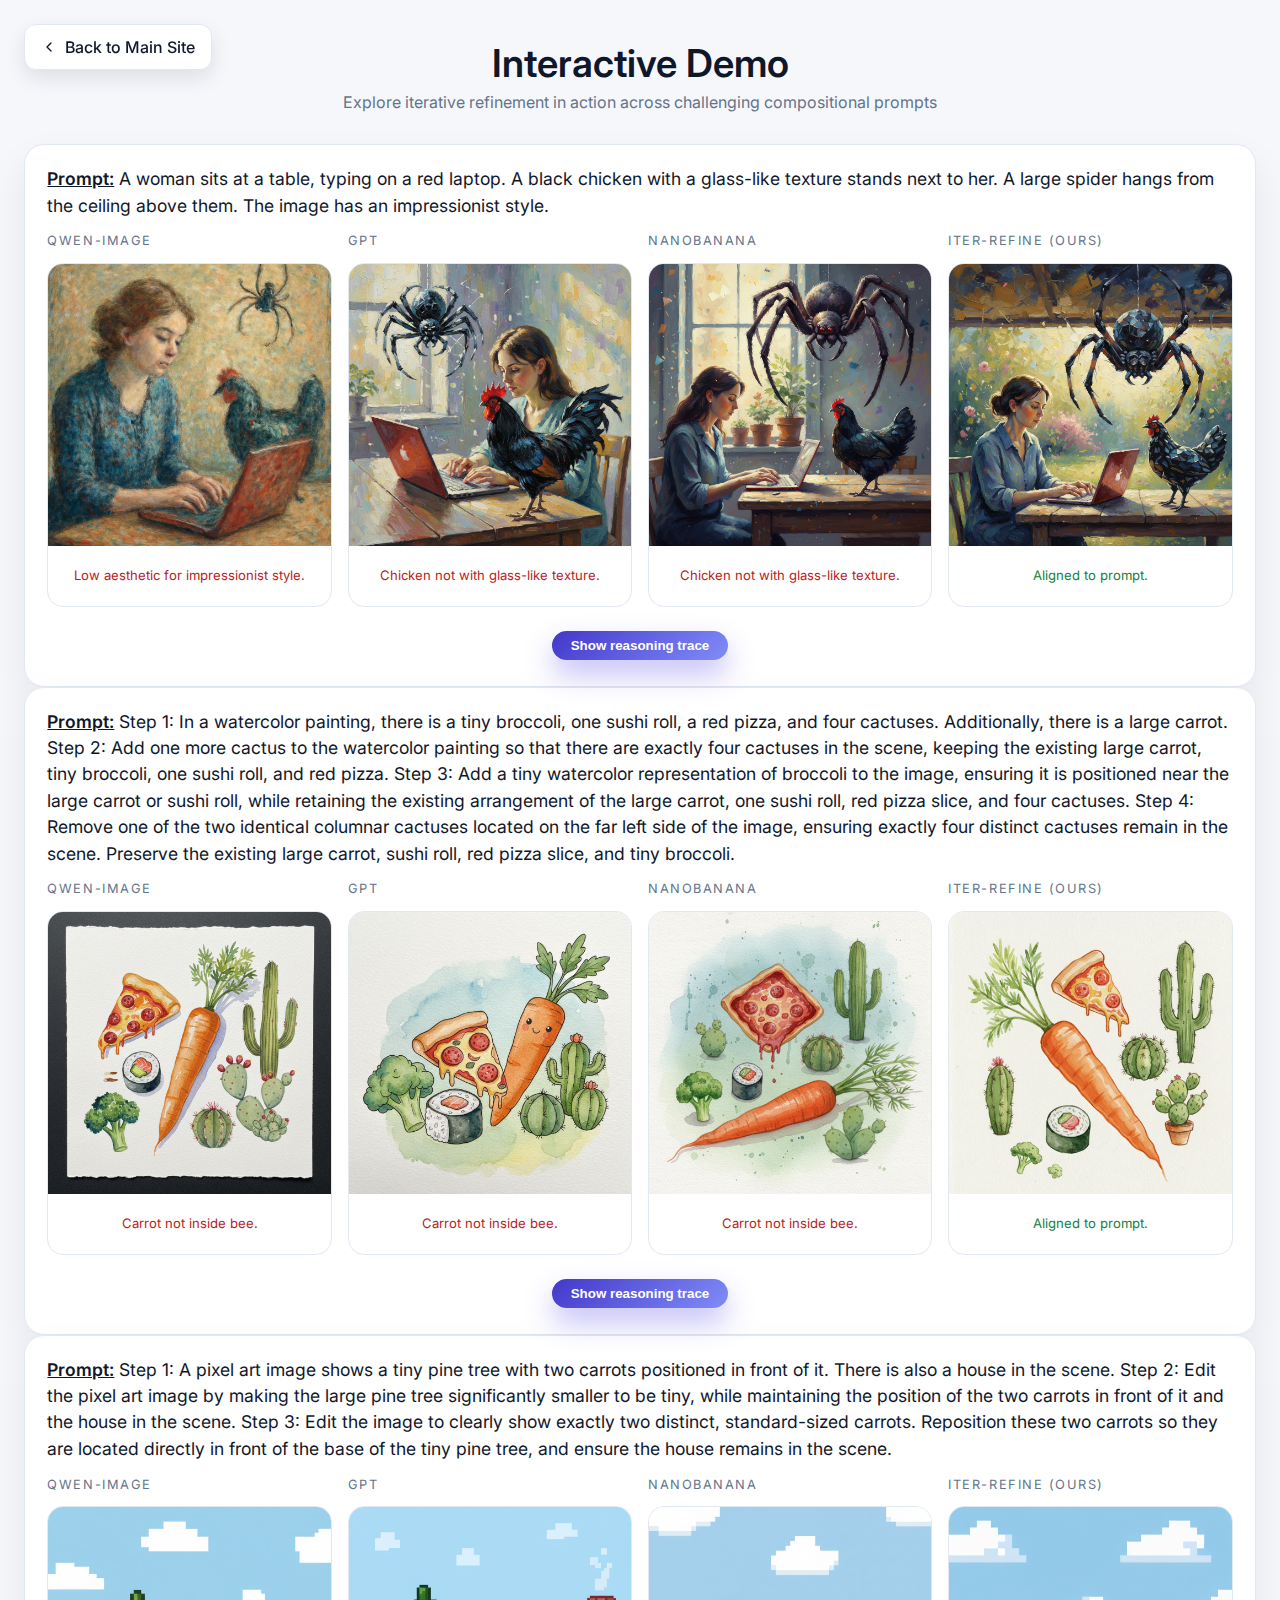
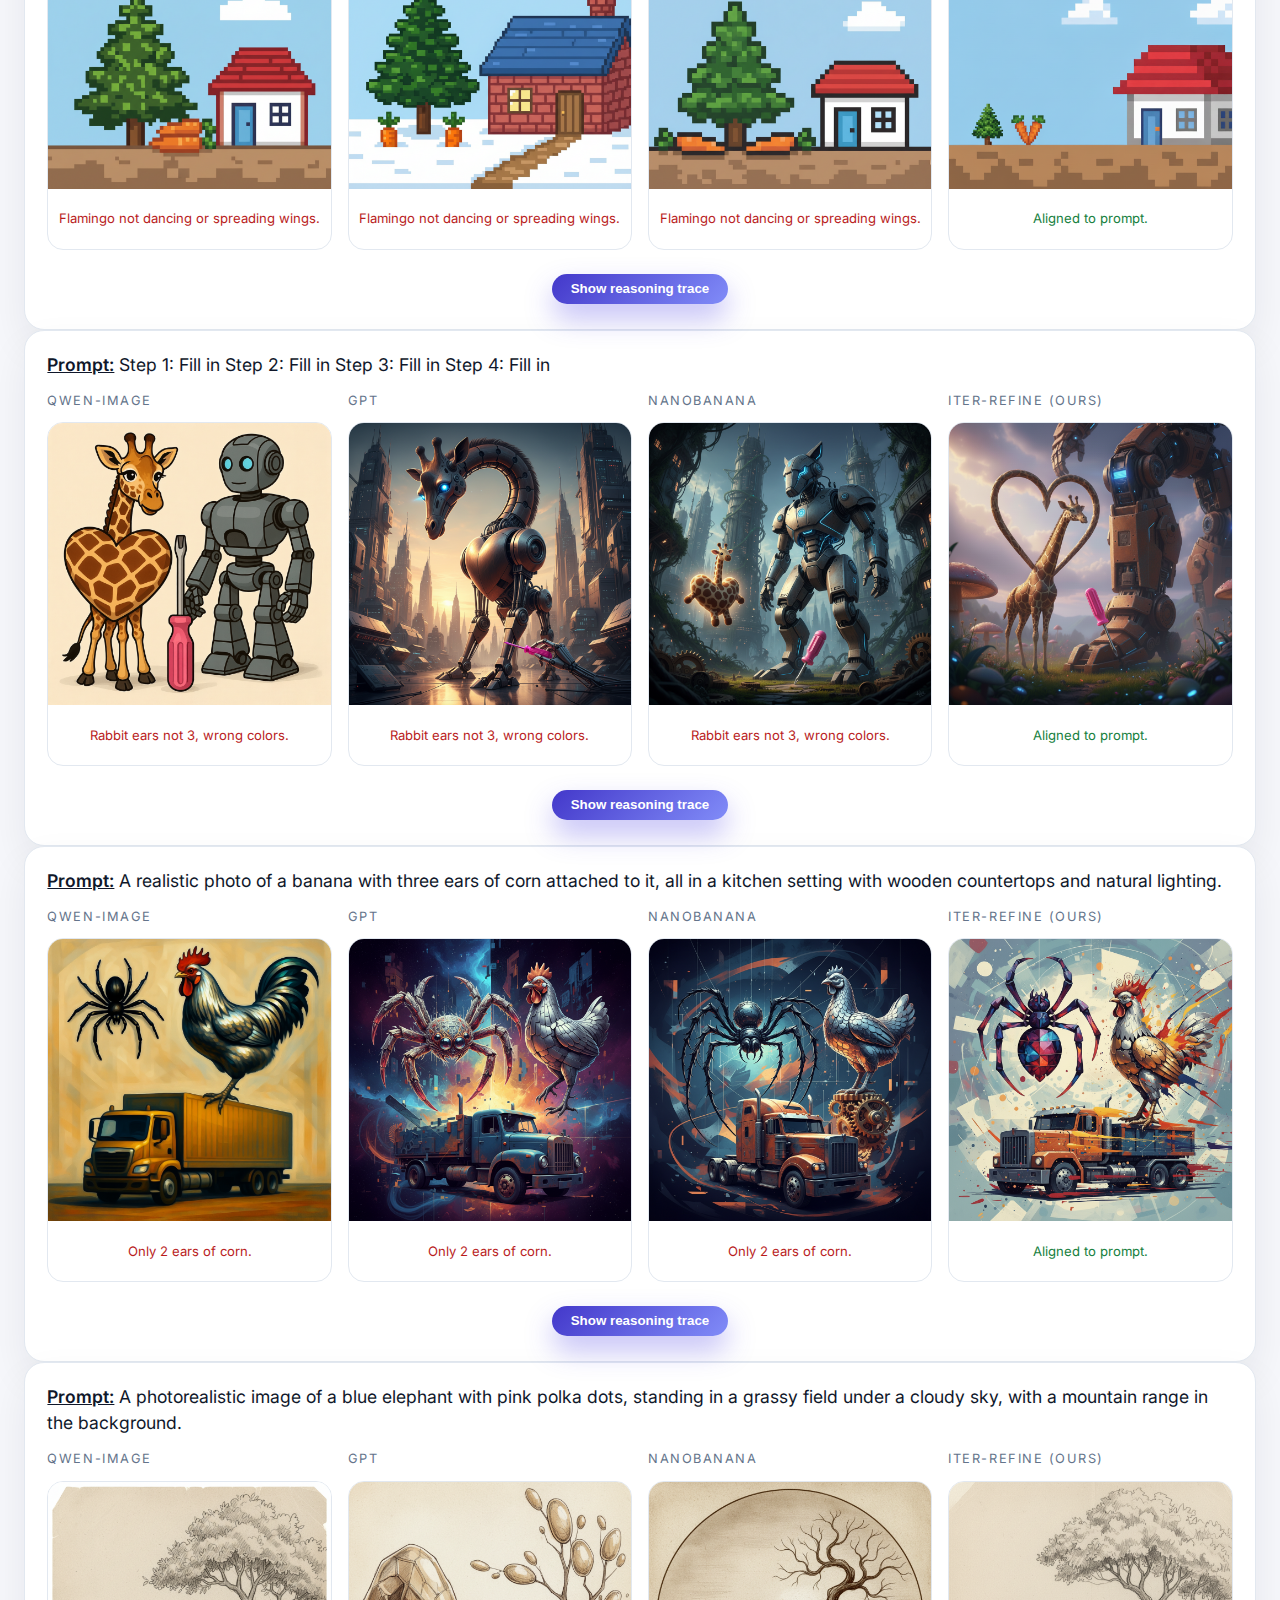
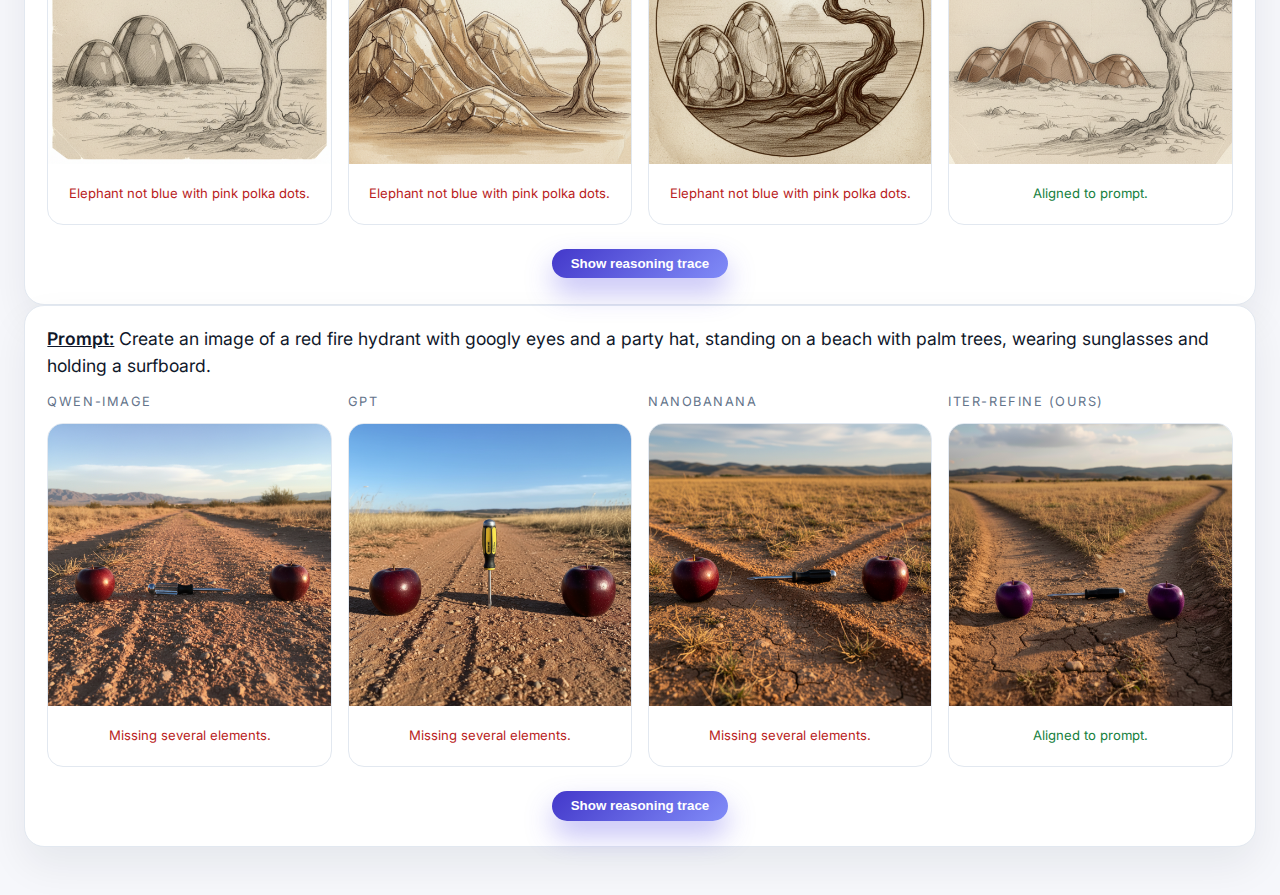
<file: demo.html>
<!DOCTYPE html>
<html lang="en">
  <head>
    <meta charset="UTF-8" />
    <meta name="viewport" content="width=device-width, initial-scale=1.0" />
    <title>Interactive Demo - Iterative Refinement Improves Compositional Image Generation</title>
    <link rel="icon" href="./static/images/favicon.svg?v=3">
    <style>
      @import url("https://fonts.googleapis.com/css2?family=Inter:wght@400;600&display=swap");

      :root {
        color-scheme: light;
        --bg: #f6f7fb;
        --surface: #ffffff;
        --border: #e2e8f0;
        --muted: #64748b;
        --text: #0f172a;
      }

      * {
        box-sizing: border-box;
      }

      body {
        margin: 0;
        min-height: 100vh;
        background: var(--bg);
        color: var(--text);
        font-family: "Inter", system-ui, -apple-system, BlinkMacSystemFont,
          "Segoe UI", sans-serif;
      }

      .app-shell {
        max-width: 1280px;
        margin: 0 auto;
        padding: 2.5rem 1.5rem 3rem;
        display: flex;
        flex-direction: column;
        gap: 2rem;
      }

      header {
        text-align: center;
        display: flex;
        flex-direction: column;
        gap: 0.4rem;
      }

      header h1 {
        margin: 0;
        font-size: clamp(1.6rem, 3vw, 2.4rem);
        font-weight: 600;
        line-height: 1.2;
      }

      header p {
        margin: 0;
        color: var(--muted);
      }

      .row-labels {
        display: grid;
        grid-template-columns: repeat(4, minmax(0, 1fr));
        gap: 1rem;
        font-size: 0.8rem;
        letter-spacing: 0.12em;
        text-transform: uppercase;
        color: var(--muted);
      }

      .prompt-block {
        background: var(--surface);
        border: 1px solid var(--border);
        border-radius: 20px;
        padding: 1.3rem 1.4rem 1.6rem;
        display: flex;
        flex-direction: column;
        gap: 0.9rem;
        box-shadow: 0 18px 40px rgba(15, 23, 42, 0.07);
      }

      .prompt-text {
        margin: 0;
        font-size: 1.1rem;
        line-height: 1.5;
      }

      .prompt-text strong {
        font-weight: 600;
        text-decoration: underline;
      }

      .model-row {
        display: grid;
        grid-template-columns: repeat(4, minmax(0, 1fr));
        gap: 1rem;
      }

      .model-card {
        border: 1px solid var(--border);
        border-radius: 16px;
        overflow: hidden;
        background: #fff;
        display: flex;
        flex-direction: column;
        gap: 0.5rem;
      }

      .model-card figure {
        margin: 0;
        position: relative;
        padding-top: 100%;
        background: #f1f5f9;
      }

      .model-card img {
        position: absolute;
        inset: 0;
        width: 100%;
        height: 100%;
        object-fit: cover;
      }

      .image-note {
        font-size: 0.82rem;
        color: #b91c1c;
        text-align: center;
        padding: 0 0.6rem 0.6rem;
      }

      .image-note--success {
        color: #15803d;
      }

      .image-note--failure {
        color: #b91c1c;
      }

      .trace-toggle {
        margin: 0.6rem auto 0;
        border: none;
        border-radius: 999px;
        padding: 0.45rem 1.2rem;
        font-weight: 600;
        background: linear-gradient(135deg, #4338ca, #818cf8);
        color: #fff;
        cursor: pointer;
        box-shadow: 0 14px 28px rgba(79, 70, 229, 0.35);
        transition: transform 120ms ease, box-shadow 120ms ease;
        display: block;
      }

      .trace-toggle:hover {
        transform: translateY(-2px);
        box-shadow: 0 18px 35px rgba(79, 70, 229, 0.45);
      }

      .trace-toggle:active {
        transform: translateY(0);
        box-shadow: 0 14px 28px rgba(79, 70, 229, 0.35);
      }

      .trace-panel {
        margin-top: 1rem;
        border: 1px solid var(--border);
        border-radius: 16px;
        background: var(--surface);
        overflow: hidden;
      }

      .trace-panel[data-visible="false"] {
        display: none;
      }

      .trace-panel h4 {
        margin: 0;
        padding: 1rem;
        font-size: 1.2rem;
        font-weight: 600;
        background: var(--bg);
        border-bottom: 1px solid var(--border);
      }

      .trace-steps {
        padding: 1rem;
        display: grid;
        grid-template-columns: repeat(auto-fit, minmax(200px, 1fr));
        gap: 1rem;
      }

      .trace-step {
        display: flex;
        flex-direction: column;
        gap: 0.5rem;
      }

      .trace-step figure {
        margin: 0;
        position: relative;
        padding-top: 100%;
        background: #f1f5f9;
        border-radius: 8px;
        overflow: hidden;
      }

      .trace-step img {
        position: absolute;
        inset: 0;
        width: 100%;
        height: 100%;
        object-fit: cover;
      }

      .trace-step p {
        margin: 0;
        font-size: 0.9rem;
        line-height: 1.4;
      }

      .back-button {
        position: fixed;
        top: 1.5rem;
        left: 1.5rem;
        background: var(--surface);
        border: 1px solid var(--border);
        border-radius: 12px;
        padding: 0.75rem 1rem;
        text-decoration: none;
        color: var(--text);
        font-weight: 500;
        box-shadow: 0 8px 20px rgba(15, 23, 42, 0.1);
        transition: all 120ms ease;
        display: flex;
        align-items: center;
        gap: 0.5rem;
      }

      .back-button:hover {
        transform: translateY(-2px);
        box-shadow: 0 12px 25px rgba(15, 23, 42, 0.15);
      }

      @media (max-width: 768px) {
        .app-shell {
          padding: 1.5rem 1rem 2rem;
        }

        .row-labels,
        .model-row {
          grid-template-columns: repeat(2, minmax(0, 1fr));
          gap: 0.75rem;
        }

        .trace-steps {
          grid-template-columns: 1fr;
        }

        .back-button {
          position: static;
          margin-bottom: 1rem;
          align-self: flex-start;
        }
      }
    </style>
  </head>
  <body>
    <div class="app-shell">
      <a href="./index.html" class="back-button">
        <svg width="16" height="16" viewBox="0 0 24 24" fill="none" stroke="currentColor" stroke-width="2" stroke-linecap="round" stroke-linejoin="round">
          <path d="m15 18-6-6 6-6"/>
        </svg>
        Back to Main Site
      </a>

      <header>
        <h1>Interactive Demo</h1>
        <p>Explore iterative refinement in action across challenging compositional prompts</p>
      </header>

      <main id="gallery-root"></main>
    </div>

    <script>
      const MODEL_COLUMNS = [
        { name: "Qwen-Image", key: "qwen" },
        { name: "GPT", key: "gpt" },
        { name: "NanoBanana", key: "nano" },
        { name: "Iter-Refine (ours)", key: "ours" },
      ];

      const SAMPLE_ROWS = [
        {
          prompt: "A woman sits at a table, typing on a red laptop. A black chicken with a glass-like texture stands next to her. A large spider hangs from the ceiling above them. The image has an impressionist style.",
          images: {
            qwen: "./static/assets/2/qwen.png",
            gpt: "./static/assets/2/gpt.png",
            nano: "./static/assets/2/gemini.png",
            ours: "./static/assets/2/ours.png",
          },
          imageNotes: {
            qwen: "Low aesthetic for impressionist style.",
            gpt: "Chicken not with glass-like texture.",
            nano: "Chicken not with glass-like texture.",
            ours: "Aligned to prompt.",
          },
          imageNoteStatus: {
            ours: "success",
          },
          reasoningTrace: [
            {
              comment: "A woman sits at a table, typing on a red laptop. A black chicken with a glass-like texture stands next to her. A large spider hangs from the ceiling above them. The image has an impressionist style.",
              image: "./static/assets/2/step_0.png",
            },
            {
              comment: "Refine the black chicken standing next to the woman on the table, ensuring it has a reflective, glass-like, jewel-like texture, while maintaining the impressionist style of the overall scene.",
              image: "./static/assets/2/step_1.png",
            },
            {
              comment: "Edit the black chicken on the table to clearly display a highly reflective, faceted, glass-like or crystalline texture, making it look like a black jewel sculpture, while preserving the impressionistic style of the surrounding scene.",
              image: "./static/assets/2/step_2.png",
            },
          ],
        },
        {
          promptSrc: "./static/assets/3/steps.txt",
          images: {
            qwen: "./static/assets/3/qwen.png",
            gpt: "./static/assets/3/gpt.png",
            nano: "./static/assets/3/gemini.png",
            ours: "./static/assets/3/ours.png",
          },
          imageNotes: {
            qwen: "Carrot not inside bee.",
            gpt: "Carrot not inside bee.",
            nano: "Carrot not inside bee.",
            ours: "Aligned to prompt.",
          },
          imageNoteStatus: {
            ours: "success",
          },
          reasoningTrace: [
            {
              image: "./static/assets/3/step_0.png",
            },
            {
              image: "./static/assets/3/step_1.png",
            },
            {
              image: "./static/assets/3/step_2.png",
            },
            {
              image: "./static/assets/3/step_3.png",
            },
          ],
        },
        {
          promptSrc: "./static/assets/5/prompts.txt",
          images: {
            qwen: "./static/assets/5/qwen.png",
            gpt: "./static/assets/5/gpt.png",
            nano: "./static/assets/5/gemini.png",
            ours: "./static/assets/5/ours.png",
          },
          imageNotes: {
            qwen: "Flamingo not dancing or spreading wings.",
            gpt: "Flamingo not dancing or spreading wings.",
            nano: "Flamingo not dancing or spreading wings.",
            ours: "Aligned to prompt.",
          },
          imageNoteStatus: {
            ours: "success",
          },
          reasoningTrace: [
            {
              image: "./static/assets/5/step_0.png",
            },
            {
              image: "./static/assets/5/step_1.png",
            },
            {
              image: "./static/assets/5/step_2.png",
            },
            {
              image: "./static/assets/5/step_3.png",
            },
          ],
        },
        {
          promptSrc: "./static/assets/4/step_prompts.txt",
          images: {
            qwen: "./static/assets/4/qwen.png",
            gpt: "./static/assets/4/gpt.png",
            nano: "./static/assets/4/gemini.png",
            ours: "./static/assets/4/ours.png",
          },
          imageNotes: {
            qwen: "Rabbit ears not 3, wrong colors.",
            gpt: "Rabbit ears not 3, wrong colors.",
            nano: "Rabbit ears not 3, wrong colors.",
            ours: "Aligned to prompt.",
          },
          imageNoteStatus: {
            ours: "success",
          },
          reasoningTrace: [
            {
              image: "./static/assets/4/step_0.png",
            },
            {
              image: "./static/assets/4/step_1.png",
            },
            {
              image: "./static/assets/4/step_2.png",
            },
            {
              image: "./static/assets/4/step_3.png",
            },
            {
              image: "./static/assets/4/step_4.png",
            },
          ],
        },
        {
          prompt: "A realistic photo of a banana with three ears of corn attached to it, all in a kitchen setting with wooden countertops and natural lighting.",
          images: {
            qwen: "./static/assets/6/qwen.png",
            gpt: "./static/assets/6/gpt.png",
            nano: "./static/assets/6/gemini.png",
            ours: "./static/assets/6/ours.png",
          },
          imageNotes: {
            qwen: "Only 2 ears of corn.",
            gpt: "Only 2 ears of corn.",
            nano: "Only 2 ears of corn.",
            ours: "Aligned to prompt.",
          },
          imageNoteStatus: {
            ours: "success",
          },
          reasoningTrace: [
            {
              image: "./static/assets/6/step_0.png",
            },
            {
              image: "./static/assets/6/step_1.png",
            },
            {
              image: "./static/assets/6/step_2.png",
            },
          ],
        },
        {
          prompt: "A photorealistic image of a blue elephant with pink polka dots, standing in a grassy field under a cloudy sky, with a mountain range in the background.",
          images: {
            qwen: "./static/assets/7/qwen.png",
            gpt: "./static/assets/7/gpt.png",
            nano: "./static/assets/7/gemini.png",
            ours: "./static/assets/7/ours.png",
          },
          imageNotes: {
            qwen: "Elephant not blue with pink polka dots.",
            gpt: "Elephant not blue with pink polka dots.",
            nano: "Elephant not blue with pink polka dots.",
            ours: "Aligned to prompt.",
          },
          imageNoteStatus: {
            ours: "success",
          },
          reasoningTrace: [
            {
              image: "./static/assets/7/step_0.png",
            },
            {
              image: "./static/assets/7/step_1.png",
            },
            {
              image: "./static/assets/7/step_2.png",
            },
          ],
        },
        {
          prompt: "Create an image of a red fire hydrant with googly eyes and a party hat, standing on a beach with palm trees, wearing sunglasses and holding a surfboard.",
          images: {
            qwen: "./static/assets/8/qwen.png",
            gpt: "./static/assets/8/gpt.png",
            nano: "./static/assets/8/gemini.png",
            ours: "./static/assets/8/ours.png",
          },
          imageNotes: {
            qwen: "Missing several elements.",
            gpt: "Missing several elements.",
            nano: "Missing several elements.",
            ours: "Aligned to prompt.",
          },
          imageNoteStatus: {
            ours: "success",
          },
          reasoningTrace: [
            {
              image: "./static/assets/8/step_0.png",
            },
            {
              image: "./static/assets/8/step_1.png",
            },
            {
              image: "./static/assets/8/step_2.png",
            },
            {
              image: "./static/assets/8/step_3.png",
            },
            {
              image: "./static/assets/8/step_4.png",
            },
            {
              image: "./static/assets/8/step_5.png",
            },
          ],
        },
      ];

      const galleryRoot = document.getElementById("gallery-root");

      function createModelCard(model, rowIndex, imageSrc, note, noteStatus) {
        const card = document.createElement("article");
        card.className = "model-card";

        const figure = document.createElement("figure");
        const img = document.createElement("img");
        img.src = imageSrc || `https://placehold.co/400x400/e2e8f0/64748b?text=No+Image`;
        img.alt = `${model.name} result for prompt ${rowIndex + 1}`;
        figure.append(img);

        card.append(figure);

        if (note) {
          const noteEl = document.createElement("p");
          noteEl.className = `image-note ${noteStatus ? `image-note--${noteStatus}` : ""}`;
          noteEl.textContent = note;
          card.append(noteEl);
        }

        return card;
      }

      function createTracePanel(traceList, traceId) {
        const panel = document.createElement("section");
        panel.className = "trace-panel";
        panel.id = traceId;
        panel.dataset.visible = "false";

        const heading = document.createElement("h4");
        heading.textContent = "Reasoning Trace";
        panel.append(heading);

        const steps = document.createElement("div");
        steps.className = "trace-steps";

        (traceList || []).forEach((step, index) => {
          const card = document.createElement("article");
          card.className = "trace-step";

          const figure = document.createElement("figure");
          const img = document.createElement("img");
          img.src = step.image || `https://placehold.co/400x400/fbe7c9/7c2d12?text=Trace+${index + 1}`;
          img.alt = step.stage || `Trace step ${index + 1}`;
          figure.append(img);

          const caption = document.createElement("p");
          caption.innerHTML = `<strong>Step ${index + 1}.</strong> ${step.comment || "Critic/refinement instruction not provided."}`;

          card.append(figure, caption);
          steps.append(card);
        });

        panel.append(steps);
        return panel;
      }

      async function loadText(path) {
        try {
          const response = await fetch(path);
          if (!response.ok) throw new Error("HTTP " + response.status);
          return await response.text();
        } catch (error) {
          console.warn("[Gallery] Unable to load text", path, error);
          return null;
        }
      }

      async function renderRows() {
        for (const [rowIndex, row] of SAMPLE_ROWS.entries()) {
          const block = document.createElement("section");
          block.className = "prompt-block";

          const prompt = document.createElement("p");
          prompt.className = "prompt-text";
          if (row.promptSrc) {
            const text = await loadText(row.promptSrc);
            prompt.innerHTML = text ? `<strong>Prompt:</strong> ${text.trim()}` : "<strong>Prompt:</strong> Prompt unavailable.";
          } else {
            prompt.innerHTML = `<strong>Prompt:</strong> ${row.prompt || "Prompt unavailable."}`;
          }
          block.append(prompt);

          const labels = document.createElement("div");
          labels.className = "row-labels";
          MODEL_COLUMNS.forEach((model) => {
            const label = document.createElement("span");
            label.textContent = model.name;
            labels.append(label);
          });
          block.append(labels);

          const grid = document.createElement("div");
          grid.className = "model-row";
          const traceId = `trace-${rowIndex}`;
          MODEL_COLUMNS.forEach((model) => {
            const card = createModelCard(
              model,
              rowIndex,
              row.images?.[model.key],
              row.imageNotes?.[model.key],
              row.imageNoteStatus?.[model.key]
            );
            grid.append(card);
          });

          block.append(grid);

          const toggle = document.createElement("button");
          toggle.type = "button";
          toggle.className = "trace-toggle";
          toggle.textContent = "Show reasoning trace";
          toggle.addEventListener("click", () => {
            const panel = document.getElementById(traceId);
            if (!panel) return;
            const isVisible = panel.dataset.visible === "true";
            panel.dataset.visible = isVisible ? "false" : "true";
            toggle.textContent = isVisible ? "Show reasoning trace" : "Hide reasoning trace";
          });
          block.append(toggle);

          const enrichedTrace = await Promise.all(
            (row.reasoningTrace || []).map(async (trace) => {
              if (trace.promptSrc) {
                const text = await loadText(trace.promptSrc);
                return {
                  ...trace,
                  comment: text?.trim() || trace.comment,
                };
              }
              return trace;
            })
          );

          const tracePanel = createTracePanel(enrichedTrace, traceId);
          block.append(tracePanel);

          galleryRoot.append(block);
        }
      }

      renderRows();
    </script>
  </body>
</html>
</file>
